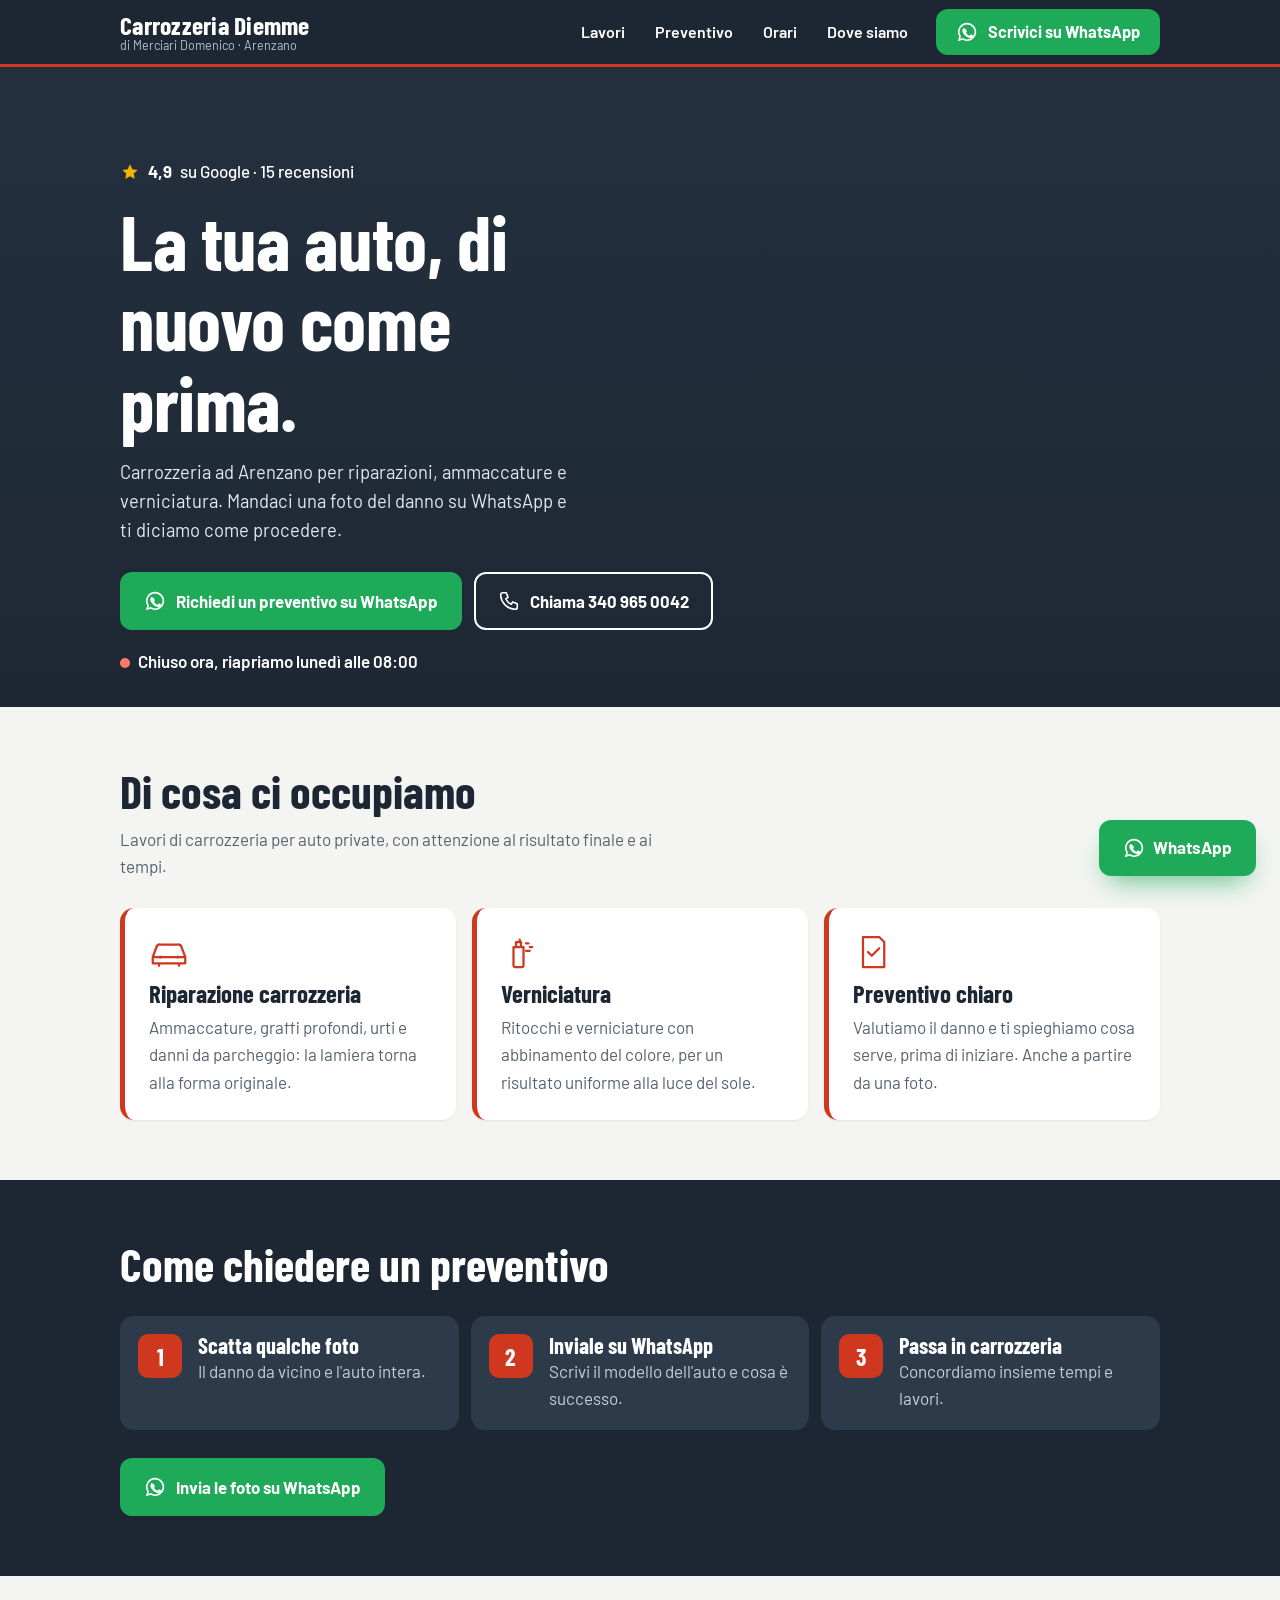
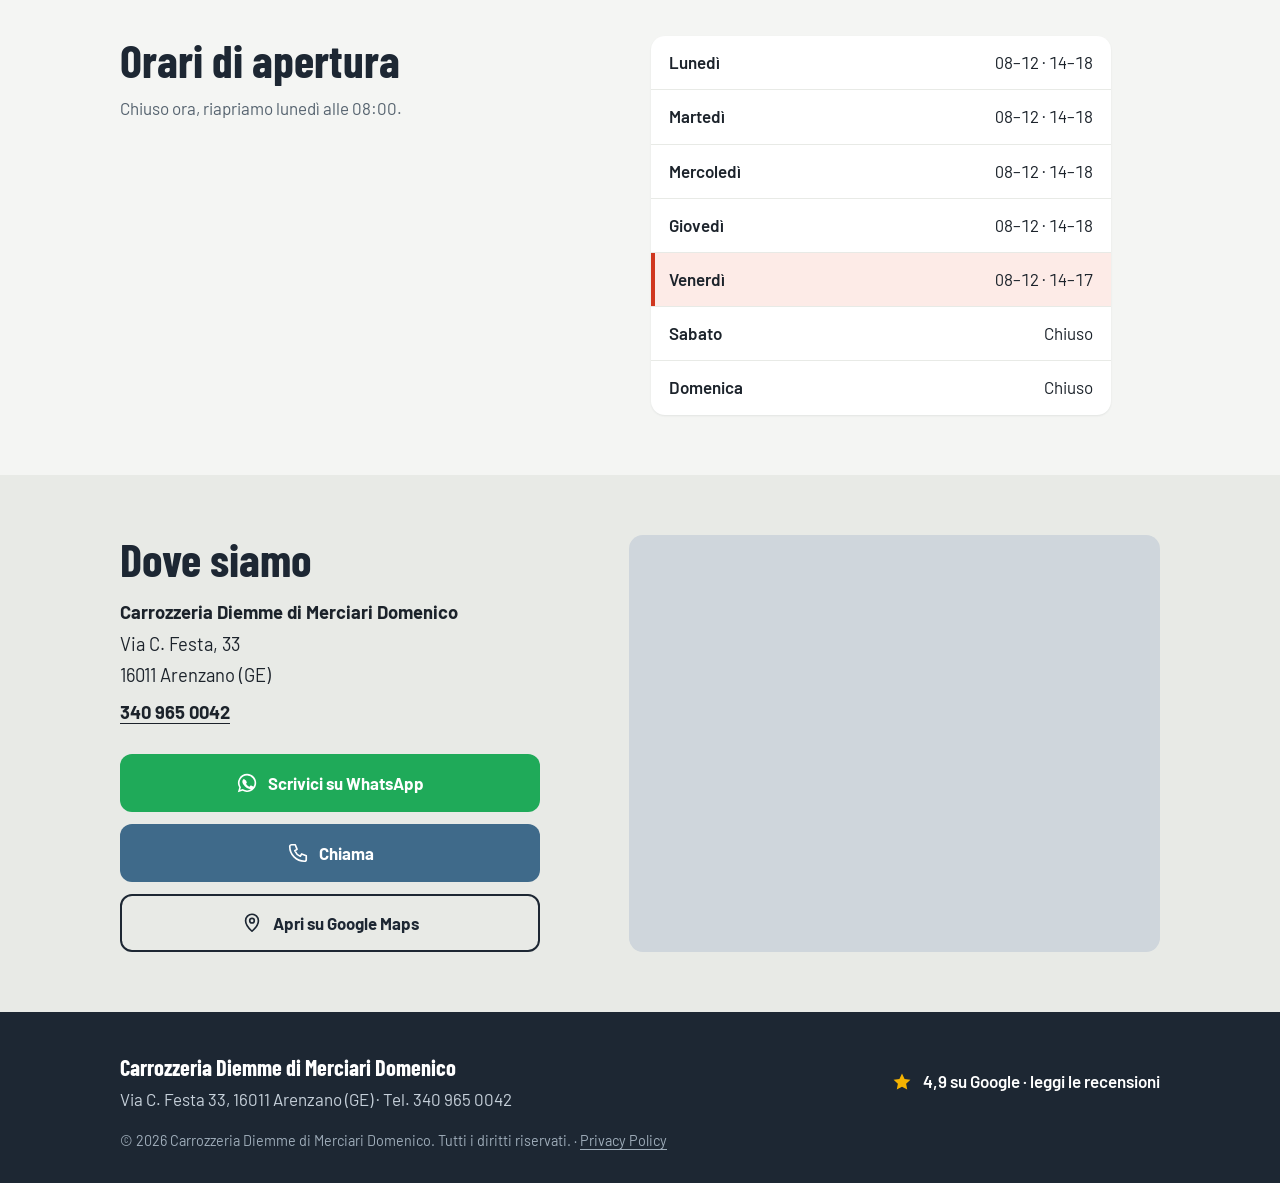
<file: index.html>
<!DOCTYPE html>
<html lang="it">
<head>
<meta charset="UTF-8">
<meta name="viewport" content="width=device-width, initial-scale=1, viewport-fit=cover">
<title>Carrozzeria Diemme – Arenzano (GE)</title>
<meta name="description" content="Carrozzeria Diemme di Merciari Domenico ad Arenzano (GE). Riparazioni di carrozzeria e verniciatura. Richiedi un preventivo su WhatsApp o chiama.">
<meta name="theme-color" content="#1d2733">
<meta property="og:title" content="Carrozzeria Diemme – Arenzano">
<meta property="og:description" content="Riparazioni di carrozzeria e verniciatura. Via C. Festa 33, Arenzano (GE).">
<meta property="og:type" content="website">
<link rel="icon" href="data:image/svg+xml,%3Csvg xmlns='http://www.w3.org/2000/svg' viewBox='0 0 64 64'%3E%3Crect width='64' height='64' rx='14' fill='%231d2733'/%3E%3Cpath d='M16 20v24h12a12 12 0 0 0 0-24Z' fill='none' stroke='%23fff' stroke-width='5' stroke-linejoin='round'/%3E%3Ccircle cx='46' cy='46' r='5' fill='%23d0371f'/%3E%3C/svg%3E">
<link rel="preconnect" href="https://fonts.googleapis.com">
<link rel="preconnect" href="https://fonts.gstatic.com" crossorigin>
<link href="https://fonts.googleapis.com/css2?family=Barlow+Condensed:wght@600;700&family=Barlow:wght@400;500;600;700&display=swap" rel="stylesheet">
<link rel="stylesheet" href="style.css">
</head>
<body>
<a class="skip" href="#main">Vai ai contenuti</a>

<header class="site-header" id="top">
  <div class="wrap header-in">
    <a class="brand" href="#top" aria-label="Carrozzeria Diemme">
      <span class="brand-name">Carrozzeria Diemme</span>
      <span class="brand-role">di Merciari Domenico · Arenzano</span>
    </a>
    <nav class="nav" id="menu" aria-label="Menu principale">
      <ul>
        <li><a href="#servizi">Lavori</a></li>
        <li><a href="#preventivo">Preventivo</a></li>
        <li><a href="#orari">Orari</a></li>
        <li><a href="#contatti">Dove siamo</a></li>
        <li class="nav-cta"><a class="btn btn-wa" data-wa href="https://wa.me/393409650042">
          <svg class="ico" aria-hidden="true"><use href="#i-wa"/></svg>Scrivici su WhatsApp</a></li>
      </ul>
    </nav>
    <button class="burger" id="burger" aria-expanded="false" aria-controls="menu" aria-label="Apri il menu">
      <span></span><span></span><span></span>
    </button>
  </div>
</header>

<main id="main">

<section class="hero">
  <div class="hero-img" role="img" aria-label="Auto in lavorazione in carrozzeria"></div>
  <div class="wrap hero-in">
    <p class="rating"><svg class="ico" aria-hidden="true"><use href="#i-star"/></svg><strong>4,9</strong> su Google · 15 recensioni</p>
    <h1>La tua auto, di nuovo come prima.</h1>
    <p class="lead">Carrozzeria ad Arenzano per riparazioni, ammaccature e verniciatura. Mandaci una foto del danno su WhatsApp e ti diciamo come procedere.</p>
    <div class="hero-actions">
      <a class="btn btn-wa btn-lg" data-wa data-msg="Ciao, vorrei un preventivo per la mia auto. Ti mando alcune foto del danno." href="https://wa.me/393409650042">
        <svg class="ico" aria-hidden="true"><use href="#i-wa"/></svg>Richiedi un preventivo su WhatsApp</a>
      <a class="btn btn-ghost btn-lg" data-tel href="tel:+393409650042">
        <svg class="ico" aria-hidden="true"><use href="#i-phone"/></svg>Chiama 340 965 0042</a>
    </div>
    <p class="open-status" id="openStatus" aria-live="polite"></p>
  </div>
</section>

<section class="section" id="servizi">
  <div class="wrap">
    <h2>Di cosa ci occupiamo</h2>
    <p class="section-sub">Lavori di carrozzeria per auto private, con attenzione al risultato finale e ai tempi.</p>
    <div class="cards">
      <article class="card">
        <svg class="ico ico-lg" aria-hidden="true"><use href="#i-dent"/></svg>
        <h3>Riparazione carrozzeria</h3>
        <p>Ammaccature, graffi profondi, urti e danni da parcheggio: la lamiera torna alla forma originale.</p>
      </article>
      <article class="card">
        <svg class="ico ico-lg" aria-hidden="true"><use href="#i-spray"/></svg>
        <h3>Verniciatura</h3>
        <p>Ritocchi e verniciature con abbinamento del colore, per un risultato uniforme alla luce del sole.</p>
      </article>
      <article class="card">
        <svg class="ico ico-lg" aria-hidden="true"><use href="#i-check"/></svg>
        <h3>Preventivo chiaro</h3>
        <p>Valutiamo il danno e ti spieghiamo cosa serve, prima di iniziare. Anche a partire da una foto.</p>
      </article>
    </div>
  </div>
</section>

<section class="section section-dark" id="preventivo">
  <div class="wrap">
    <h2>Come chiedere un preventivo</h2>
    <ol class="steps">
      <li><span class="step-n" aria-hidden="true">1</span><div><h3>Scatta qualche foto</h3><p>Il danno da vicino e l'auto intera.</p></div></li>
      <li><span class="step-n" aria-hidden="true">2</span><div><h3>Inviale su WhatsApp</h3><p>Scrivi il modello dell'auto e cosa è successo.</p></div></li>
      <li><span class="step-n" aria-hidden="true">3</span><div><h3>Passa in carrozzeria</h3><p>Concordiamo insieme tempi e lavori.</p></div></li>
    </ol>
    <a class="btn btn-wa btn-lg" data-wa data-msg="Ciao, vorrei un preventivo per la mia auto. Ti mando alcune foto del danno." href="https://wa.me/393409650042">
      <svg class="ico" aria-hidden="true"><use href="#i-wa"/></svg>Invia le foto su WhatsApp</a>
  </div>
</section>

<section class="section" id="orari">
  <div class="wrap hours-wrap">
    <div>
      <h2>Orari di apertura</h2>
      <p class="section-sub" id="openStatus2"></p>
    </div>
    <table class="hours">
      <caption class="sr">Orari settimanali</caption>
      <tbody>
        <tr data-day="1"><th scope="row">Lunedì</th><td>08–12 · 14–18</td></tr>
        <tr data-day="2"><th scope="row">Martedì</th><td>08–12 · 14–18</td></tr>
        <tr data-day="3"><th scope="row">Mercoledì</th><td>08–12 · 14–18</td></tr>
        <tr data-day="4"><th scope="row">Giovedì</th><td>08–12 · 14–18</td></tr>
        <tr data-day="5"><th scope="row">Venerdì</th><td>08–12 · 14–17</td></tr>
        <tr data-day="6"><th scope="row">Sabato</th><td>Chiuso</td></tr>
        <tr data-day="0"><th scope="row">Domenica</th><td>Chiuso</td></tr>
      </tbody>
    </table>
  </div>
</section>

<section class="section section-alt" id="contatti">
  <div class="wrap contact">
    <div>
      <h2>Dove siamo</h2>
      <address>
        <strong>Carrozzeria Diemme di Merciari Domenico</strong><br>
        Via C. Festa, 33<br>
        16011 Arenzano (GE)<br>
        <a class="tel-link" data-tel href="tel:+393409650042">340 965 0042</a>
      </address>
      <div class="contact-actions">
        <a class="btn btn-wa btn-lg" data-wa href="https://wa.me/393409650042"><svg class="ico" aria-hidden="true"><use href="#i-wa"/></svg>Scrivici su WhatsApp</a>
        <a class="btn btn-steel btn-lg" data-tel href="tel:+393409650042"><svg class="ico" aria-hidden="true"><use href="#i-phone"/></svg>Chiama</a>
        <a class="btn btn-ghost btn-lg" target="_blank" rel="noopener" href="https://www.google.com/maps/search/?api=1&query=Carrozzeria+Diemme+Via+C.+Festa+33+Arenzano"><svg class="ico" aria-hidden="true"><use href="#i-pin"/></svg>Apri su Google Maps</a>
      </div>
    </div>
    <div class="map">
      <iframe title="Mappa: Via C. Festa 33, Arenzano" loading="lazy" referrerpolicy="no-referrer-when-downgrade"
        src="https://www.google.com/maps?q=Via+C.+Festa+33,+16011+Arenzano+GE&output=embed"></iframe>
    </div>
  </div>
</section>
</main>

<footer class="footer">
  <div class="wrap footer-in">
    <div>
      <strong>Carrozzeria Diemme di Merciari Domenico</strong>
      <p>Via C. Festa 33, 16011 Arenzano (GE) · Tel. 340 965 0042</p>
    </div>
    <a class="gmaps" target="_blank" rel="noopener" href="https://www.google.com/maps/search/?api=1&query=Carrozzeria+Diemme+Arenzano">
      <svg class="ico" aria-hidden="true"><use href="#i-star"/></svg>4,9 su Google · leggi le recensioni</a>
    <p class="legal">© <span id="year">2026</span> Carrozzeria Diemme di Merciari Domenico. Tutti i diritti riservati. · <a href="privacy.html">Privacy Policy</a></p>
  </div>
</footer>

<div class="bottom-bar" role="group" aria-label="Contatto rapido">
  <a class="bb bb-call" data-tel href="tel:+393409650042"><svg class="ico" aria-hidden="true"><use href="#i-phone"/></svg>Chiama</a>
  <a class="bb bb-wa" data-wa href="https://wa.me/393409650042"><svg class="ico" aria-hidden="true"><use href="#i-wa"/></svg>WhatsApp</a>
</div>

<svg width="0" height="0" style="position:absolute" aria-hidden="true">
  <symbol id="i-wa" viewBox="0 0 24 24"><path fill="currentColor" d="M12.04 2a9.9 9.9 0 0 0-8.5 14.95L2 22l5.2-1.5A9.9 9.9 0 1 0 12.04 2Zm0 1.8a8.1 8.1 0 1 1-4.2 15l-.3-.18-3 .87.9-2.9-.2-.3A8.1 8.1 0 0 1 12.04 3.8Zm-3.3 3.9c-.2 0-.5.1-.8.4-.3.3-1 1-1 2.4s1 2.8 1.2 3c.1.2 2 3.2 5 4.4 2.4.9 2.9.7 3.4.7.6-.1 1.8-.7 2-1.4.3-.7.3-1.3.2-1.4l-.5-.3-1.7-.8c-.3-.1-.5-.1-.7.1l-.9 1.1c-.2.2-.3.2-.6.1a6.6 6.6 0 0 1-3.3-2.9c-.2-.4.2-.4.7-1.3.1-.2 0-.4 0-.5l-.8-1.9c-.2-.5-.4-.4-.6-.4Z"/></symbol>
  <symbol id="i-phone" viewBox="0 0 24 24"><path fill="none" stroke="currentColor" stroke-width="1.8" stroke-linejoin="round" d="M5 3h4l2 5-2.5 1.5a11 11 0 0 0 6 6L16 13l5 2v4a2 2 0 0 1-2 2A16 16 0 0 1 3 5a2 2 0 0 1 2-2Z"/></symbol>
  <symbol id="i-pin" viewBox="0 0 24 24"><path fill="none" stroke="currentColor" stroke-width="1.8" stroke-linejoin="round" d="M12 21s7-6.2 7-11.5A7 7 0 0 0 5 9.5C5 14.8 12 21 12 21Z"/><circle cx="12" cy="9.5" r="2.5" fill="none" stroke="currentColor" stroke-width="1.8"/></symbol>
  <symbol id="i-star" viewBox="0 0 24 24"><path fill="currentColor" d="m12 2.8 2.8 5.9 6.4.8-4.7 4.4 1.2 6.4L12 17.2 6.3 20.3l1.2-6.4L2.8 9.5l6.4-.8L12 2.8Z"/></symbol>
  <symbol id="i-dent" viewBox="0 0 32 32"><path fill="none" stroke="currentColor" stroke-width="1.8" stroke-linecap="round" stroke-linejoin="round" d="M3 20l3-8a3 3 0 0 1 3-2h14a3 3 0 0 1 3 2l3 8v5H3v-5Zm0 0h26M8 25v2m16-2v2"/><circle cx="9" cy="20" r="1.2" fill="currentColor"/><circle cx="23" cy="20" r="1.2" fill="currentColor"/></symbol>
  <symbol id="i-spray" viewBox="0 0 32 32"><path fill="none" stroke="currentColor" stroke-width="1.8" stroke-linecap="round" stroke-linejoin="round" d="M10 12h8v15a1 1 0 0 1-1 1h-6a1 1 0 0 1-1-1V12Zm2-4h4v4h-4V8Zm8 1h2m1 3h2m-5 3h3m-8-9v2"/></symbol>
  <symbol id="i-check" viewBox="0 0 32 32"><path fill="none" stroke="currentColor" stroke-width="1.8" stroke-linecap="round" stroke-linejoin="round" d="M8 4h13l4 4v20H8V4Zm4 12 3 3 6-6"/></symbol>
</svg>
<script src="script.js"></script>
</body>
</html>
</file>
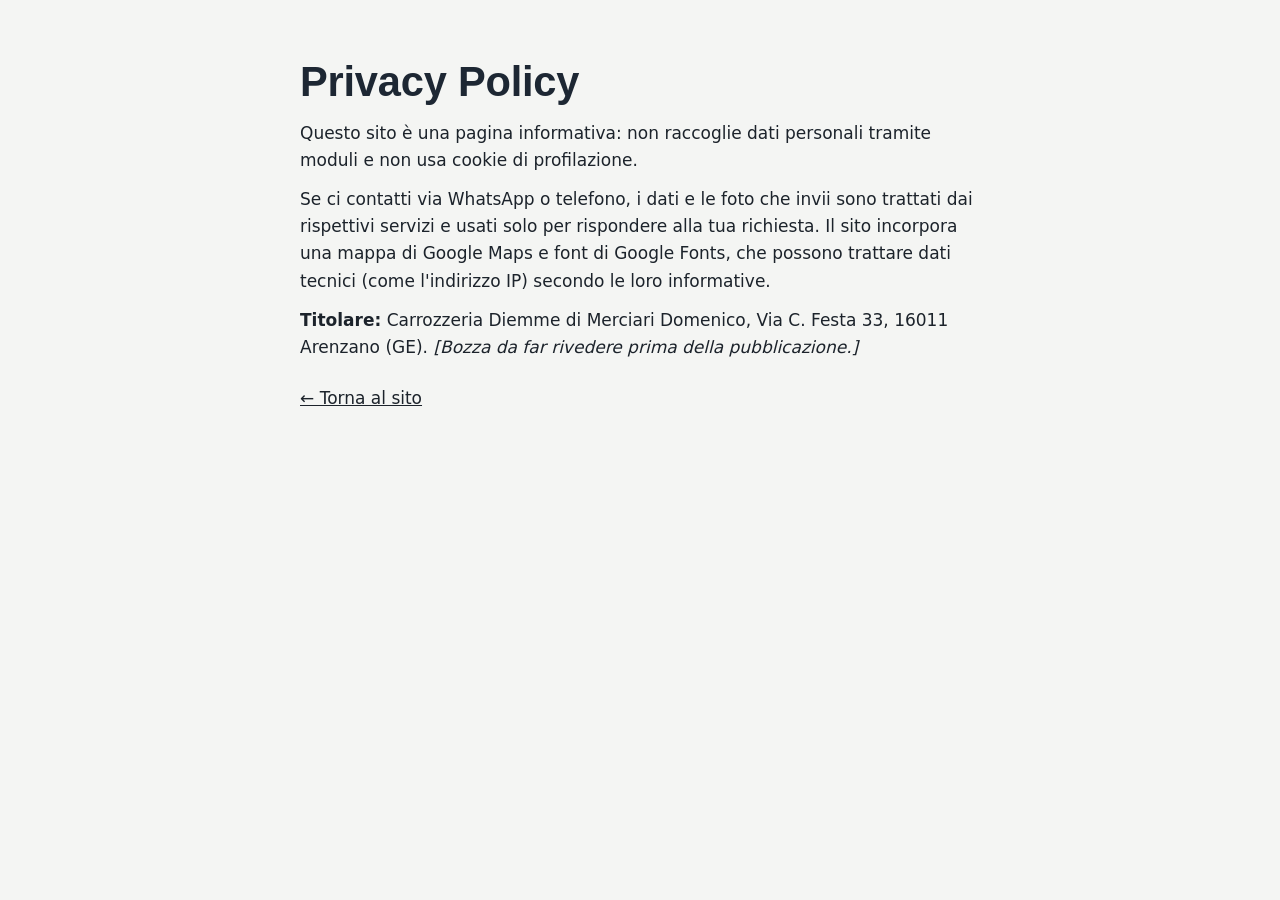
<file: privacy.html>
<!DOCTYPE html>
<html lang="it"><head><meta charset="UTF-8"><meta name="viewport" content="width=device-width, initial-scale=1">
<title>Privacy Policy – Carrozzeria Diemme</title><link rel="stylesheet" href="style.css"></head>
<body style="padding-bottom:0"><main class="section"><div class="wrap" style="max-width:720px">
<h1 style="font-size:2.6rem;color:var(--slate)">Privacy Policy</h1>
<p style="margin-top:16px">Questo sito è una pagina informativa: non raccoglie dati personali tramite moduli e non usa cookie di profilazione.</p>
<p style="margin-top:12px">Se ci contatti via WhatsApp o telefono, i dati e le foto che invii sono trattati dai rispettivi servizi e usati solo per rispondere alla tua richiesta. Il sito incorpora una mappa di Google Maps e font di Google Fonts, che possono trattare dati tecnici (come l'indirizzo IP) secondo le loro informative.</p>
<p style="margin-top:12px"><strong>Titolare:</strong> Carrozzeria Diemme di Merciari Domenico, Via C. Festa 33, 16011 Arenzano (GE). <em>[Bozza da far rivedere prima della pubblicazione.]</em></p>
<p style="margin-top:24px"><a href="index.html">← Torna al sito</a></p>
</div></main></body></html>
</file>
<file: style.css>
:root{
  --paper:#f4f5f3; --paper-2:#e8eae6; --white:#fff;
  --slate:#1d2733; --slate-2:#2c3a4a; --steel:#3f6a8a; --steel-d:#315670;
  --lacquer:#d0371f; --wa:#1faa59; --wa-d:#17884a;
  --ink:#1c232b; --muted:#56636f; --r:14px; --bar:68px;
  --display:"Barlow Condensed","Arial Narrow",Impact,sans-serif;
  --sans:"Barlow",system-ui,-apple-system,"Segoe UI",Roboto,sans-serif;
}
*{box-sizing:border-box;margin:0;padding:0}
html{scroll-behavior:smooth;scroll-padding-top:76px;-webkit-text-size-adjust:100%}
body{font-family:var(--sans);font-size:1.0625rem;line-height:1.6;color:var(--ink);background:var(--paper);
  padding-bottom:calc(var(--bar) + env(safe-area-inset-bottom,0px));overflow-x:hidden}
a{color:inherit}
:focus-visible{outline:3px solid var(--lacquer);outline-offset:3px;border-radius:6px}
.skip{position:absolute;left:-999px;top:8px;background:var(--slate);color:#fff;padding:10px 14px;border-radius:8px;z-index:100}
.skip:focus{left:8px}
.sr{position:absolute;width:1px;height:1px;overflow:hidden;clip:rect(0 0 0 0)}
.wrap{width:100%;max-width:1080px;margin:0 auto;padding:0 20px}
.ico{width:22px;height:22px;flex:none}
.ico-lg{width:40px;height:40px;color:var(--lacquer)}

.site-header{position:sticky;top:0;z-index:50;background:var(--slate);color:#fff;padding-top:env(safe-area-inset-top,0px);
  border-bottom:3px solid var(--lacquer)}
.header-in{display:flex;align-items:center;justify-content:space-between;min-height:64px}
.brand{text-decoration:none;display:flex;flex-direction:column;line-height:1.1}
.brand-name{font-family:var(--display);font-weight:700;font-size:1.6rem;letter-spacing:.01em}
.brand-role{font-size:.78rem;color:#b9c4cf}
.burger{width:48px;height:48px;border:0;background:transparent;display:grid;place-content:center;gap:6px;cursor:pointer;border-radius:12px}
.burger span{display:block;width:26px;height:2.5px;background:#fff;border-radius:2px;transition:transform .3s ease,opacity .2s ease}
.burger[aria-expanded="true"] span:nth-child(1){transform:translateY(8.5px) rotate(45deg)}
.burger[aria-expanded="true"] span:nth-child(2){opacity:0}
.burger[aria-expanded="true"] span:nth-child(3){transform:translateY(-8.5px) rotate(-45deg)}
.nav{position:absolute;left:0;right:0;top:100%;background:var(--slate-2);box-shadow:0 20px 30px -16px rgba(0,0,0,.5);
  clip-path:inset(0 0 100% 0);visibility:hidden;transition:clip-path .35s ease,visibility 0s .35s}
.nav.open{clip-path:inset(0 0 0 0);visibility:visible;transition:clip-path .35s ease}
.nav ul{list-style:none;padding:8px 20px 20px;display:flex;flex-direction:column}
.nav a:not(.btn){display:block;padding:16px 4px;font-size:1.2rem;font-weight:600;text-decoration:none;border-bottom:1px solid rgba(255,255,255,.1)}
.nav-cta{margin-top:16px}.nav-cta .btn{width:100%}

.btn{display:inline-flex;align-items:center;justify-content:center;gap:10px;min-height:52px;padding:14px 22px;border-radius:12px;
  font:700 1.02rem/1.2 var(--sans);text-decoration:none;text-align:center;border:2px solid transparent;cursor:pointer;
  transition:transform .15s ease,background-color .2s ease}
.btn:active{transform:scale(.98)}
.btn-lg{min-height:58px;font-size:1.05rem}
.btn-wa{background:var(--wa);color:#fff}.btn-wa:hover{background:var(--wa-d)}
.btn-steel{background:var(--steel);color:#fff}.btn-steel:hover{background:var(--steel-d)}
.btn-ghost{border-color:currentColor;background:transparent}
.btn-ghost:hover{background:rgba(127,127,127,.12)}

.hero{position:relative;color:#fff;isolation:isolate;min-height:calc(100svh - 67px - var(--bar));display:flex;align-items:flex-end}
.hero-img{position:absolute;inset:0;z-index:-2;background:var(--slate-2) url("https://images.unsplash.com/photo-1486262715619-67b85e0b08d3?auto=format&fit=crop&w=1600&q=70") center/cover no-repeat}
.hero::after{content:"";position:absolute;inset:0;z-index:-1;background:linear-gradient(180deg,rgba(29,39,51,.55) 0%,rgba(29,39,51,.7) 45%,rgba(29,39,51,.95) 100%)}
.hero-in{padding-top:48px;padding-bottom:32px;animation:rise .8s ease both}
@keyframes rise{from{opacity:0;transform:translateY(16px)}to{opacity:1;transform:none}}
.rating{display:inline-flex;align-items:center;gap:8px;font-weight:500;margin-bottom:14px;color:#fff}
.rating .ico{color:#f5b301;width:20px;height:20px}
h1,h2,h3{font-family:var(--display);font-weight:700;line-height:1.05}
h1{font-size:clamp(2.6rem,11vw,4.8rem);max-width:14ch;letter-spacing:-.005em}
.lead{margin-top:16px;font-size:1.15rem;max-width:46ch;color:#e3e9ef}
.hero-actions{margin-top:26px;display:flex;flex-direction:column;gap:12px;max-width:440px}
.hero .btn-ghost{color:#fff}
.open-status{margin-top:18px;font-weight:600;min-height:1.6em}
.open-status.is-open::before,.open-status.is-closed::before{content:"";display:inline-block;width:10px;height:10px;border-radius:50%;margin-right:8px}
.open-status.is-open::before{background:#35d07f}.open-status.is-closed::before{background:#ff7a66}

.section{padding:60px 0}
.section-alt{background:var(--paper-2)}
.section-dark{background:var(--slate);color:#fff}
h2{font-size:clamp(2rem,7vw,2.9rem);color:var(--slate)}
.section-dark h2{color:#fff}
.section-sub{margin-top:10px;color:var(--muted);max-width:56ch}
.cards{margin-top:28px;display:grid;gap:16px}
.card{background:var(--white);border-radius:var(--r);padding:24px;border-left:5px solid var(--lacquer);display:flex;flex-direction:column;gap:8px;box-shadow:0 1px 2px rgba(28,35,43,.08)}
.card h3{font-size:1.55rem;color:var(--slate)}
.card p{color:var(--muted)}

.steps{list-style:none;margin:28px 0;display:grid;gap:12px}
.steps li{display:flex;gap:16px;align-items:flex-start;background:var(--slate-2);border-radius:var(--r);padding:18px}
.step-n{flex:none;width:44px;height:44px;border-radius:10px;background:var(--lacquer);display:grid;place-items:center;font:700 1.5rem var(--display)}
.steps h3{font-size:1.4rem}
.steps p{color:#c6d0da}

.hours-wrap{display:grid;gap:22px}
.hours{width:100%;max-width:460px;border-collapse:collapse;background:var(--white);border-radius:var(--r);overflow:hidden;box-shadow:0 1px 2px rgba(28,35,43,.08)}
.hours th,.hours td{padding:13px 18px;text-align:left;border-bottom:1px solid var(--paper-2)}
.hours th{font-weight:600}.hours td{text-align:right;font-variant-numeric:tabular-nums}
.hours tr:last-child th,.hours tr:last-child td{border-bottom:0}
.hours tr.today{background:#fdebe7;box-shadow:inset 4px 0 0 var(--lacquer)}

.contact{display:grid;gap:26px}
address{font-style:normal;margin-top:14px;font-size:1.15rem;line-height:1.7}
.tel-link{font-weight:700;display:inline-block;padding:6px 0;text-underline-offset:4px}
.contact-actions{margin-top:20px;display:flex;flex-direction:column;gap:12px;max-width:420px}
.contact-actions .btn-ghost{color:var(--slate)}
.map{border-radius:var(--r);overflow:hidden;min-height:300px;background:#cfd6dc}
.map iframe{width:100%;height:100%;min-height:300px;border:0;display:block}

.footer{background:var(--slate);color:#c6d0da;padding:38px 0 30px}
.footer-in{display:grid;gap:16px}
.footer strong{color:#fff;font-family:var(--display);font-size:1.4rem}
.gmaps{display:inline-flex;align-items:center;gap:10px;min-height:48px;color:#fff;font-weight:600;text-decoration:none}
.gmaps .ico{color:#f5b301}
.legal{font-size:.9rem;color:#9fadba}.legal a{text-underline-offset:3px}

.bottom-bar{position:fixed;left:0;right:0;bottom:0;z-index:60;display:grid;grid-template-columns:1fr 1.4fr;gap:10px;
  padding:10px 12px calc(10px + env(safe-area-inset-bottom,0px));background:rgba(29,39,51,.97);border-top:2px solid var(--lacquer)}
.bb{display:flex;align-items:center;justify-content:center;gap:8px;min-height:48px;border-radius:12px;font-weight:700;text-decoration:none;color:#fff}
.bb-call{background:var(--steel)}.bb-wa{background:var(--wa)}

@media (min-width:900px){
  :root{--bar:0px}
  body{padding-bottom:0}
  .burger{display:none}
  .nav{position:static;clip-path:none;visibility:visible;background:none;box-shadow:none;transition:none}
  .nav ul{flex-direction:row;align-items:center;gap:26px;padding:0}
  .nav a:not(.btn){border:0;padding:8px 2px;font-size:1rem}
  .nav-cta{margin:0}.nav-cta .btn{width:auto;min-height:44px;padding:10px 18px}
  .hero{min-height:640px}
  .hero-actions{flex-direction:row;max-width:none}
  .cards{grid-template-columns:repeat(3,1fr)}
  .steps{grid-template-columns:repeat(3,1fr)}
  .hours-wrap{grid-template-columns:1fr 1fr;align-items:start}
  .contact{grid-template-columns:1fr 1.1fr}
  .footer-in{grid-template-columns:1fr auto;align-items:center}
  .legal{grid-column:1/-1}
  .bottom-bar{left:auto;right:24px;bottom:24px;padding:0;background:none;border:0;display:block}
  .bb-call{display:none}
  .bb-wa{padding:0 24px;min-height:56px;box-shadow:0 14px 28px -10px rgba(31,170,89,.7)}
}
@media (max-width:360px){.brand-role{display:none}}
@media (prefers-reduced-motion:reduce){*,*::before,*::after{animation:none!important;transition:none!important;scroll-behavior:auto!important}}
</file>
